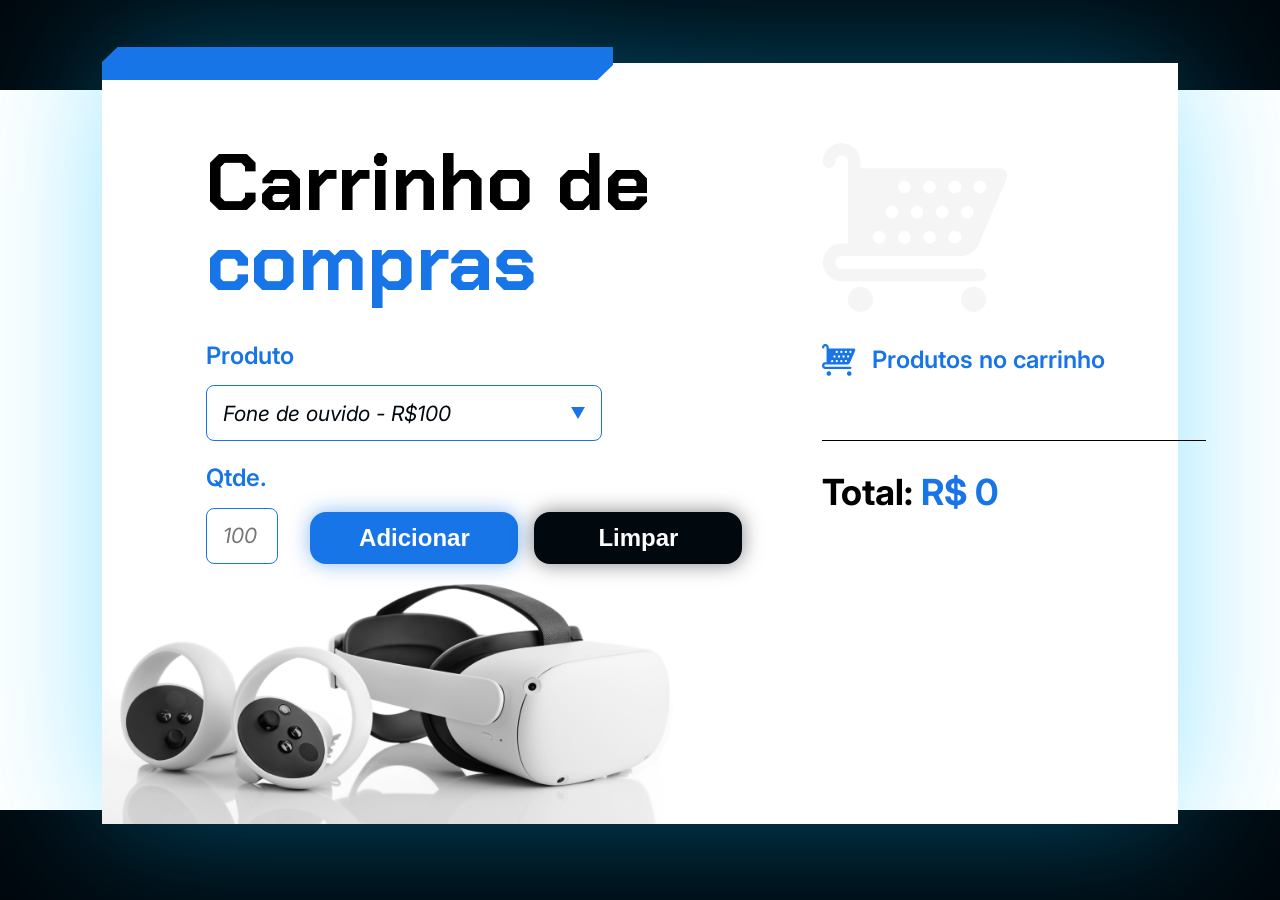
<file: carrinho-compras/index.html>
<!DOCTYPE html>
<html lang="en">

<head>
  <meta charset="UTF-8">
  <meta name="viewport" content="width=device-width, initial-scale=1.0">

  <link rel="preconnect" href="https://fonts.googleapis.com">
  <link rel="preconnect" href="https://fonts.gstatic.com" crossorigin>
  <link href="https://fonts.googleapis.com/css2?family=Chakra+Petch:wght@700&family=Inter:wght@400;600;700&display=swap"
    rel="stylesheet">
  <link rel="stylesheet" href="style.css">

  <title>Carrinho de compras</title>
</head>

<body>
  <main class="conteudo-principal">
    <div class="grafismo-azul"></div>
    <section class="adicionar-produto">
      <h1 class="titulo">
        Carrinho de <span class="texto-azul">compras</span>
      </h1>

      <form class="formulario">
        <label class="campo-grupo">
          <span class="texto-medio-azul">Produto</span>
          <select class="produto-input" name="produto" id="produto">
            <option value="Fone de ouvido - R$100">Fone de ouvido - R$100</option>
            <option value="Celular - R$1400">Celular - R$1400</option>
            <option value="Oculus VR - R$5000">Oculus VR - R$5000</option>
          </select>
          </div>
        </label>

        <section class="parte-inferior">
          <label class="campo-grupo">
            <span class="texto-medio-azul">Qtde.</span>
            <input class="quantidade-input" id="quantidade" type="number" placeholder="100">
          </label>

          <section class="botoes-wrapper">
            <button onclick="adicionar()" type="button" class="botao-form botao-adicionar">Adicionar</button>
            <button onclick="limpar()" type="button" class="botao-form botao-limpar">Limpar</button>
          </section>
        </section>
      </form>
    </section>
    <section class="carrinho">
      <img src="./assets/carrinho-cinza.svg" alt="Imagem de um carrinho de compras cinza">

      <div class="titulo-wrapper">
        <img src="./assets/icone-carrinho.svg" alt="ícone de carrinho">

        <h2 class="carrinho__titulo">Produtos no carrinho</h2>
      </div>

      <section class="carrinho__produtos" id="lista-produtos">
        <section class="carrinho__produtos__produto">
          <span class="texto-azul">1x</span> Celular <span class="texto-azul">R$1400</span>
        </section>
      </section>

      <div class="divisoria"></div>

      <p class="carrinho__total">
        Total: <span class="texto-azul" id="valor-total">R$1400</span>
      </p>
    </section>
  </main>

  <script src="js/app.js"></script>
</body>

</html>
</file>
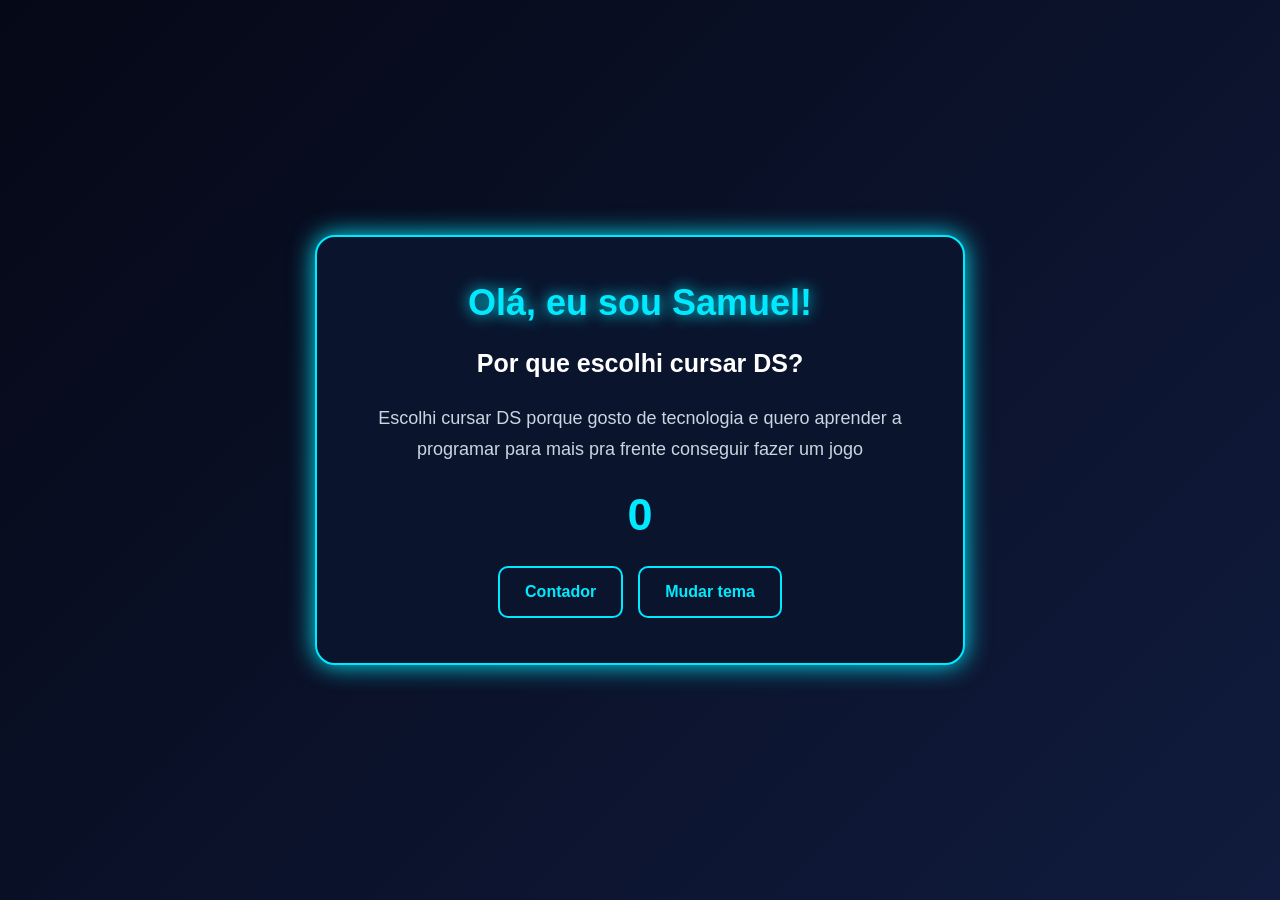
<file: desafiopg.html/index.html>
<!DOCTYPE html>
<html lang="pt-br">
<head>
    <meta charset="UTF-8">
    <meta name="viewport" content="width=device-width, initial-scale=1.0">
    <title>Samuel - DS</title>
    <link rel="stylesheet" href="style.css">
</head>
<body>

    <div class="container">

        <h1>Olá, eu sou Samuel!</h1>

        <h2>Por que escolhi cursar DS?</h2>

        <p>
            Escolhi cursar DS porque
            gosto de tecnologia e quero aprender a programar
            para mais pra frente conseguir fazer um jogo
        </p>

        <h2 id="contador">0</h2>

        <div class="botoes">
            <button onclick="aumentar()">
                Contador 
            </button>

            <button onclick="mudarTema()">
                Mudar tema
            </button>
        </div>

    </div>

    <script src="script.js"></script>
</body>
</html>
</file>
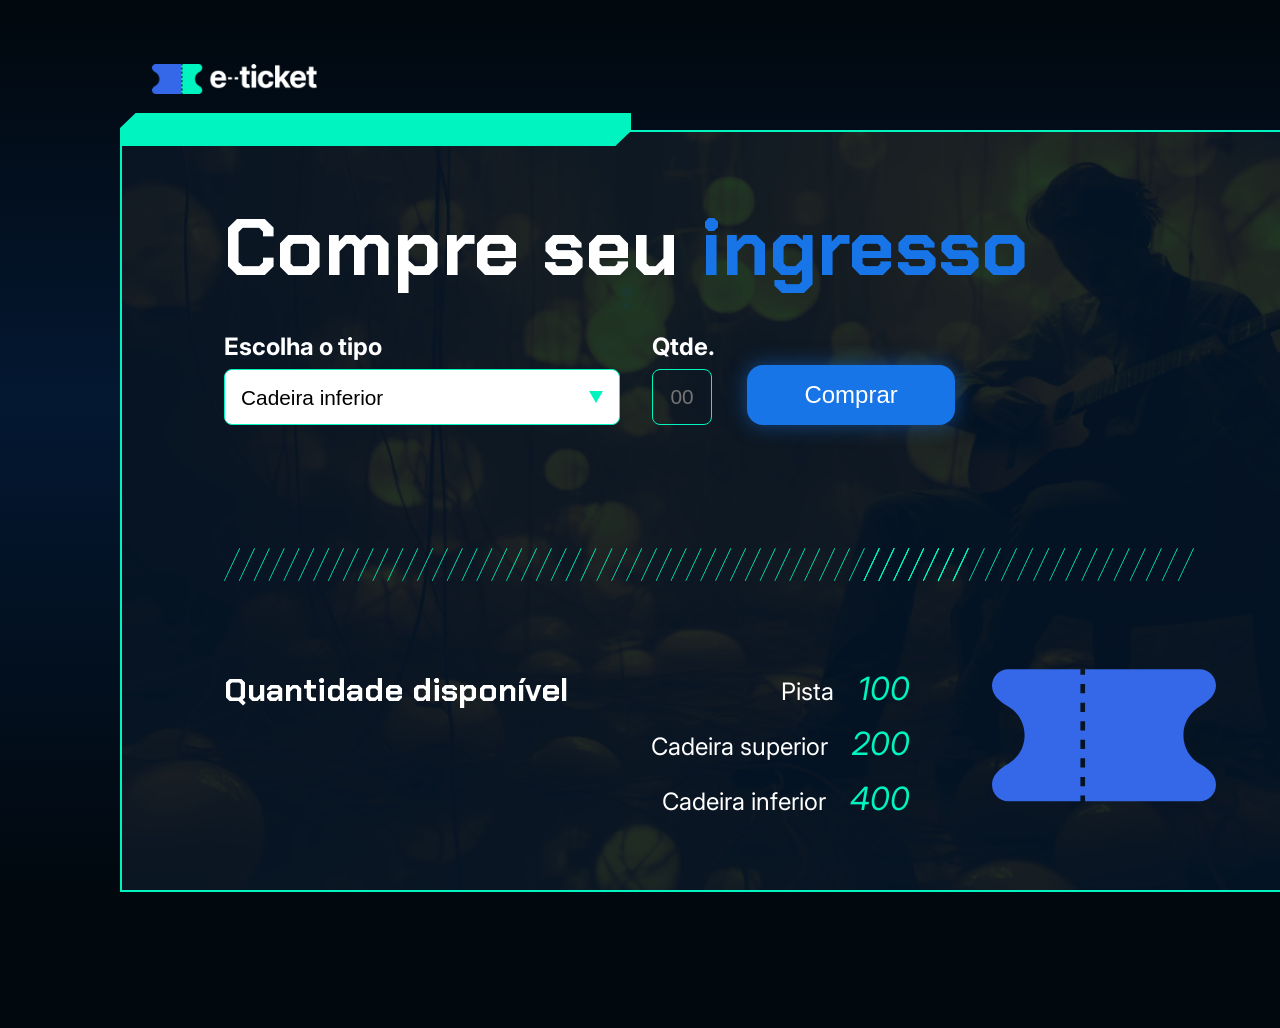
<file: ingresso/index.html>
<!DOCTYPE html>
<html lang="pt-BR">

<head>
    <meta charset="UTF-8">
    <meta name="viewport" content="width=device-width, initial-scale=1.0">
    <link rel="preconnect" href="https://fonts.googleapis.com">
    <link rel="preconnect" href="https://fonts.gstatic.com" crossorigin>
    <link href="https://fonts.googleapis.com/css2?family=Chakra+Petch:wght@700&family=Inter:wght@400;700&display=swap" rel="stylesheet">
    <link rel="stylesheet" href="./styles/_reset.css">
    <link rel="stylesheet" href="./styles/style.css">
    <title>e-Ticket</title>
</head>

<body>
    <header>
        <img class="logo" src="./assets/PNG/Logo e-tricket.png" alt="Logo">
    </header>
    <main class="container">

        <div class="grafismo"></div>
        <h1>Compre seu <span>ingresso</span></h1>
        <form action="">
            <label class="input-group">
                Escolha o tipo
                <select name="tipo-ingresso" id="tipo-ingresso">
                    <option value="inferior">Cadeira inferior</option>
                    <option value="superior">Cadeira superior</option>
                    <option value="pista">Pista</option>
                </select>
            </label>
            <label class="input-group">Qtde.
                <input type="number" id="qtd" placeholder="00" min="1" max="10">
            </label>
            <button onclick="comprar()" type="button">Comprar</button>
        </form>
        <img class="hachuras" src="./assets/SVG/Hachuras.svg" alt="">
        <section>
            <h2>Quantidade disponível</h2>

            <ul class="lista">
                <li>Pista<span id="qtd-pista">100</span></li>
                <li>Cadeira superior<span id="qtd-superior">200</span></li>
                <li>Cadeira inferior<span id="qtd-inferior">400</span></li>
                
            </ul>
            <img src="./assets/Ingresso.svg" alt="">
        </section>
    </main>

    <script src="js/app.js"></script>
</body>

</html>
</file>
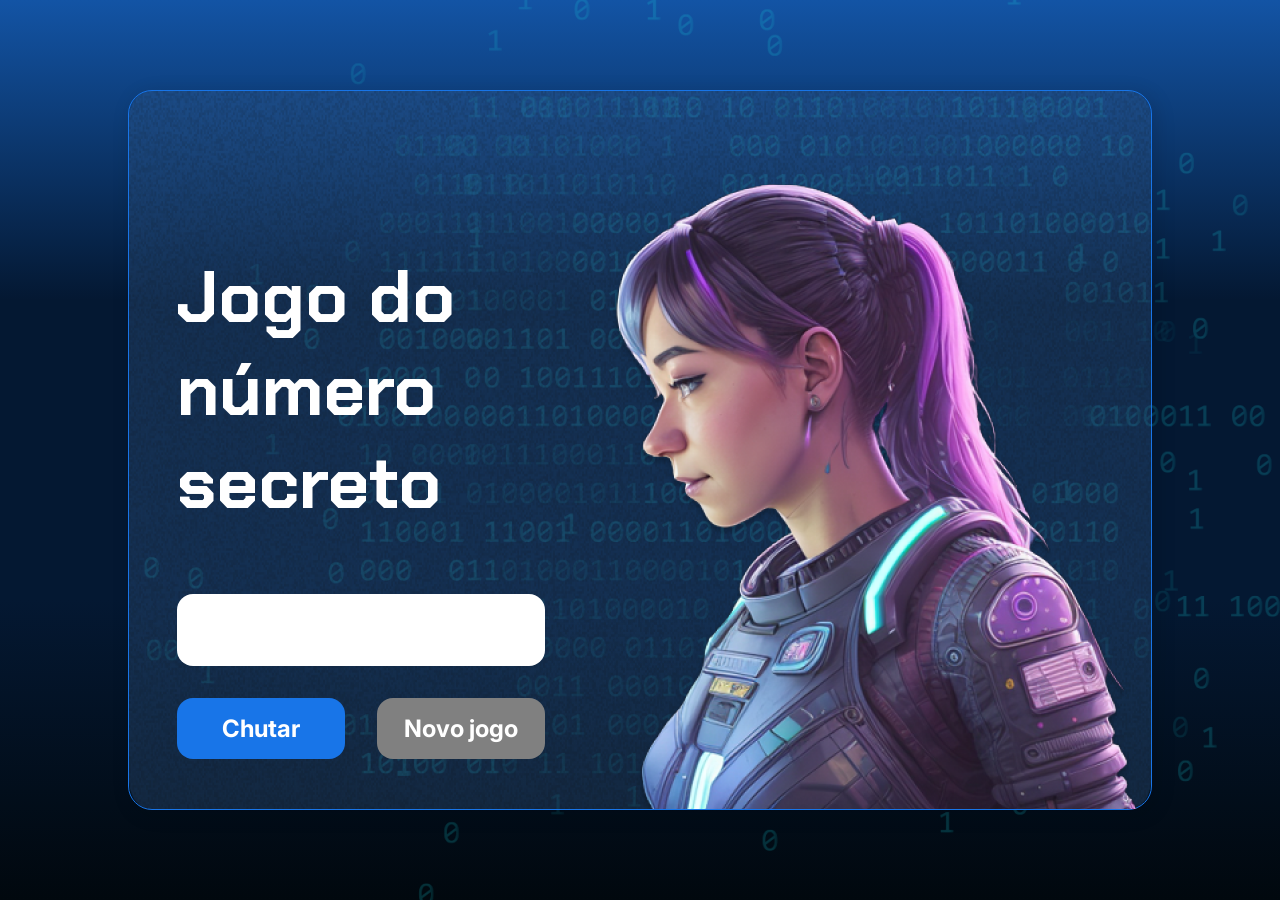
<file: js-curso-2-aula1/index.html>
<!DOCTYPE html>
<html lang="pt-br">

<head>
    <meta charset="UTF-8">
    <meta name="viewport" content="width=device-width, initial-scale=1.0">
    <script src="https://code.responsivevoice.org/responsivevoice.js"></script>
    <link rel="preconnect" href="https://fonts.googleapis.com">
    <link rel="preconnect" href="https://fonts.gstatic.com" crossorigin>
    <link href="https://fonts.googleapis.com/css2?family=Chakra+Petch:wght@700&family=Inter:wght@400;700&display=swap"
        rel="stylesheet">
    <link rel="stylesheet" href="style.css">
    <title>JS Game</title>
</head>

<body>

    <div class="container">
        <div class="container__conteudo">
            <div class="container__informacoes">
                <div class="container__texto">
                    <h1></h1>
                    <p class="texto__paragrafo"></p>
                </div>
                <input type="number" min="1" max="10" class="container__input">
                <div class="chute container__botoes">
                    <button onclick="verificarChute()" class="container__botao">Chutar</button>
                    <button onclick="reiniciarJogo()" id="reiniciar" class="container__botao" disabled>Novo jogo</button>
                </div>
            </div>
            <img src="./img/ia.png" alt="Uma pessoa olhando para a esquerda" class="container__imagem-pessoa" />
        </div>
    </div>




    <script src="app.js" defer></script>
</body>

</html>
</file>
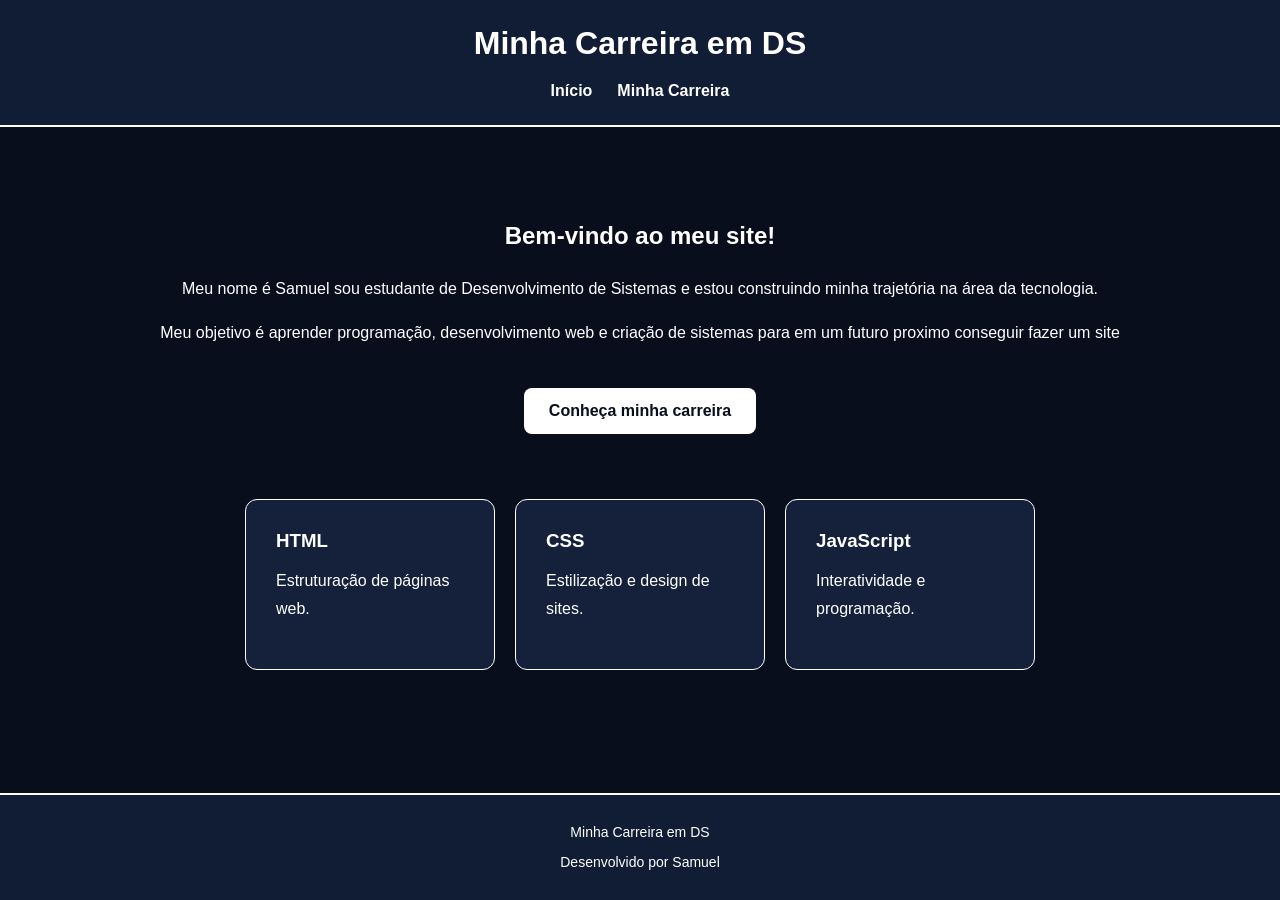
<file: meu_site_carreira/index.html>
<!DOCTYPE html>
<html lang="pt-br">
<head>
    <meta charset="UTF-8">
    <meta name="viewport" content="width=device-width, initial-scale=1.0">
    <title>Minha Carreira em DS</title>
    <link rel="stylesheet" href="style.css">
</head>
<body>

<header>
    <h1>Minha Carreira em DS</h1>
    <nav>
        <a href="index.html">Início</a>
        <a href="carreira.html">Minha Carreira</a>
    </nav>
</header>

<main>
    <section class="conteudo">
        <h2>Bem-vindo ao meu site!</h2>

        <p>
            Meu nome é Samuel sou estudante de Desenvolvimento de Sistemas
            e estou construindo minha trajetória na
            área da tecnologia.
        </p>

        <p>
            Meu objetivo é aprender programação,
            desenvolvimento web e criação de sistemas
            para em um futuro proximo conseguir fazer um site
        </p>

        <a href="carreira.html" class="botao">
            Conheça minha carreira
        </a>
    </section>

    <section class="cards">
        <div class="card">
            <h3>HTML</h3>
            <p>Estruturação de páginas web.</p>
        </div>

        <div class="card">
            <h3>CSS</h3>
            <p>Estilização e design de sites.</p>
        </div>

        <div class="card">
            <h3>JavaScript</h3>
            <p>Interatividade e programação.</p>
        </div>
    </section>
</main>

<footer>
    <p>Minha Carreira em DS</p>
    <p>Desenvolvido por Samuel</p>
</footer>

</body>
</html>
</file>
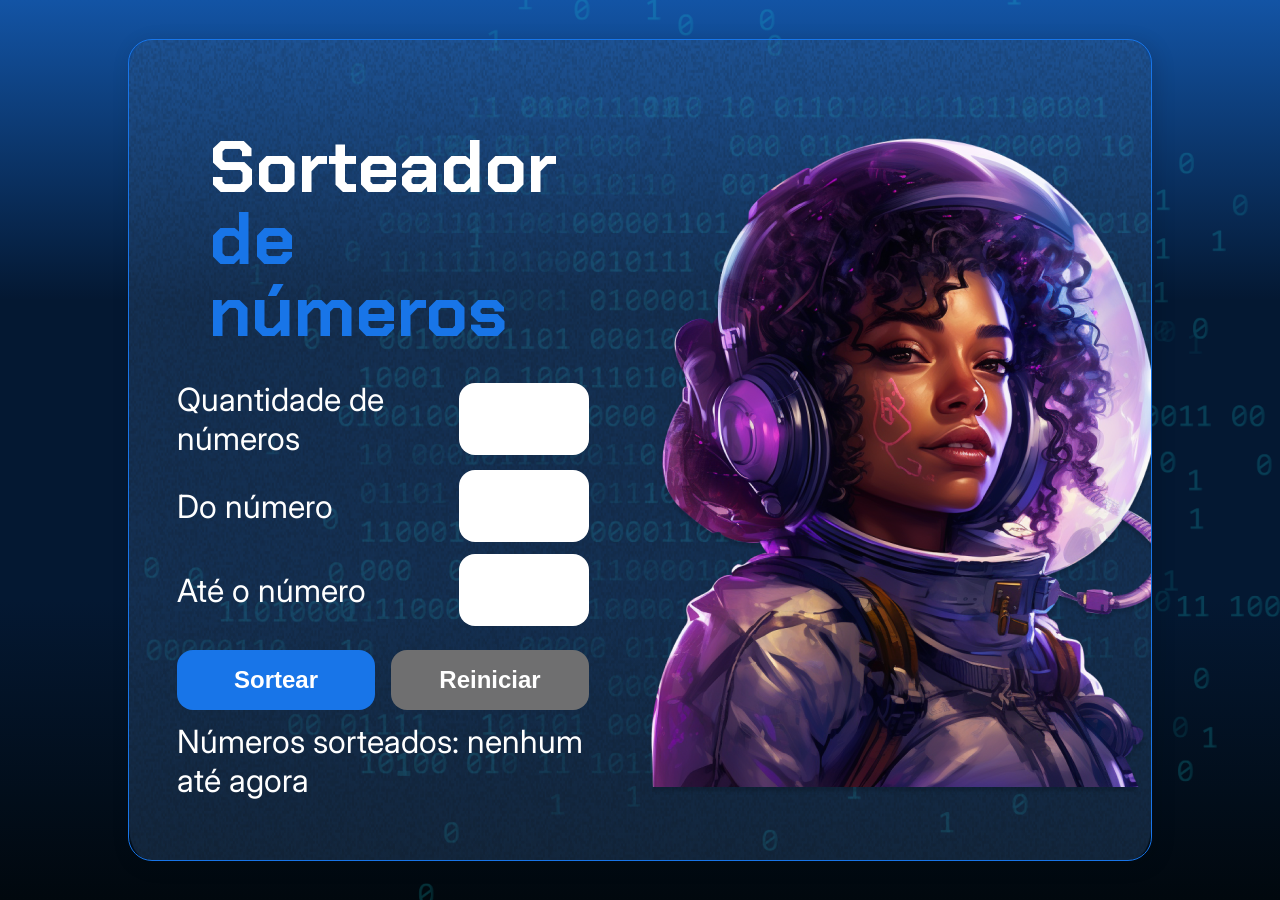
<file: sorteador-numeros/index.html>
<!DOCTYPE html>
<html lang="pt-br">

<head>
    <meta charset="UTF-8">
    <meta name="viewport" content="width=device-width, initial-scale=1.0">
    <link rel="preconnect" href="https://fonts.googleapis.com">
    <link rel="preconnect" href="https://fonts.gstatic.com" crossorigin>
    <link href="https://fonts.googleapis.com/css2?family=Chakra+Petch:wght@700&family=Inter:wght@400;700&display=swap" rel="stylesheet">
    <link rel="stylesheet" href="style.css">
    <title>Sorteador de números</title>
</head>

<body>
    <div class="container">
        <div class="container__conteudo">
            <div class="container__informacoes">
                <div class="container__texto">
                    <h1>Sorteador<span class="container__texto-azul"> de números</span></h1>

                    <div class="container__campo">
                        <label class="texto__paragrafo">Quantidade de números</label>
                        <input class="container__input" id="quantidade" type="number" min="1">
                    </div>
                    
                    <div class="container__campo">
                        <label class="texto__paragrafo">Do número</label>
                        <input class="container__input" id="de" type="number" min="1">
                    </div>
                    
                    <div class="container__campo">
                        <label class="texto__paragrafo">Até o número</label>
                        <input class="container__input" id="ate" type="number" min="1">
                    </div>
                </div>
                
                <div class="chute container__botoes">
                    <button onclick="sortear()" id="btn-sortear" class="container__botao">Sortear</button>
                    <button onclick="reiniciar()" id="btn-reiniciar" class="container__botao-desabilitado" >Reiniciar</button>
                </div>

                <div class="container__texto" id="resultado">
                    <label class="texto__paragrafo">Números sorteados:  nenhum até agora</label>
                </div>
            </div>

            <img src="./img/ia.png" alt="Uma pessoa com capacete de astronauta" class="container__imagem-pessoa" />
        </div>
    </div>

    <script src="app.js" defer></script>
</body>

</html>
</file>
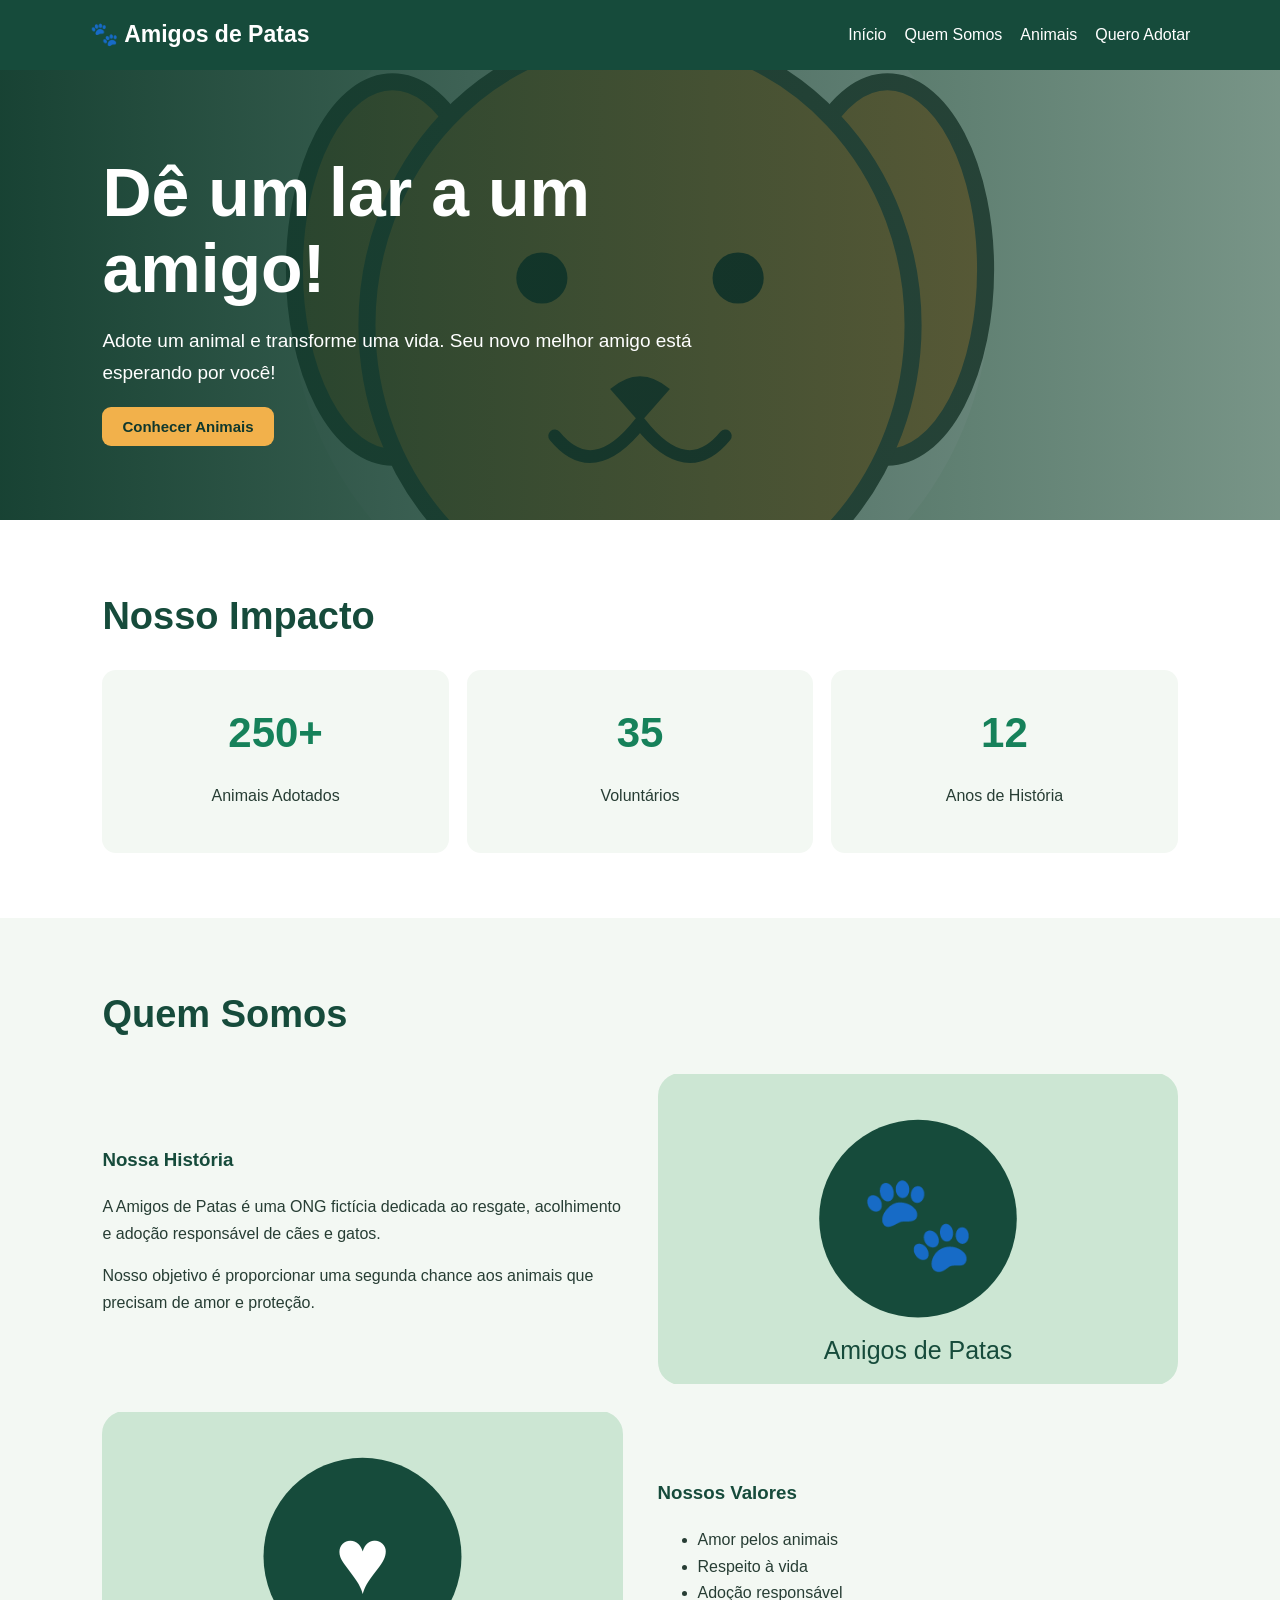
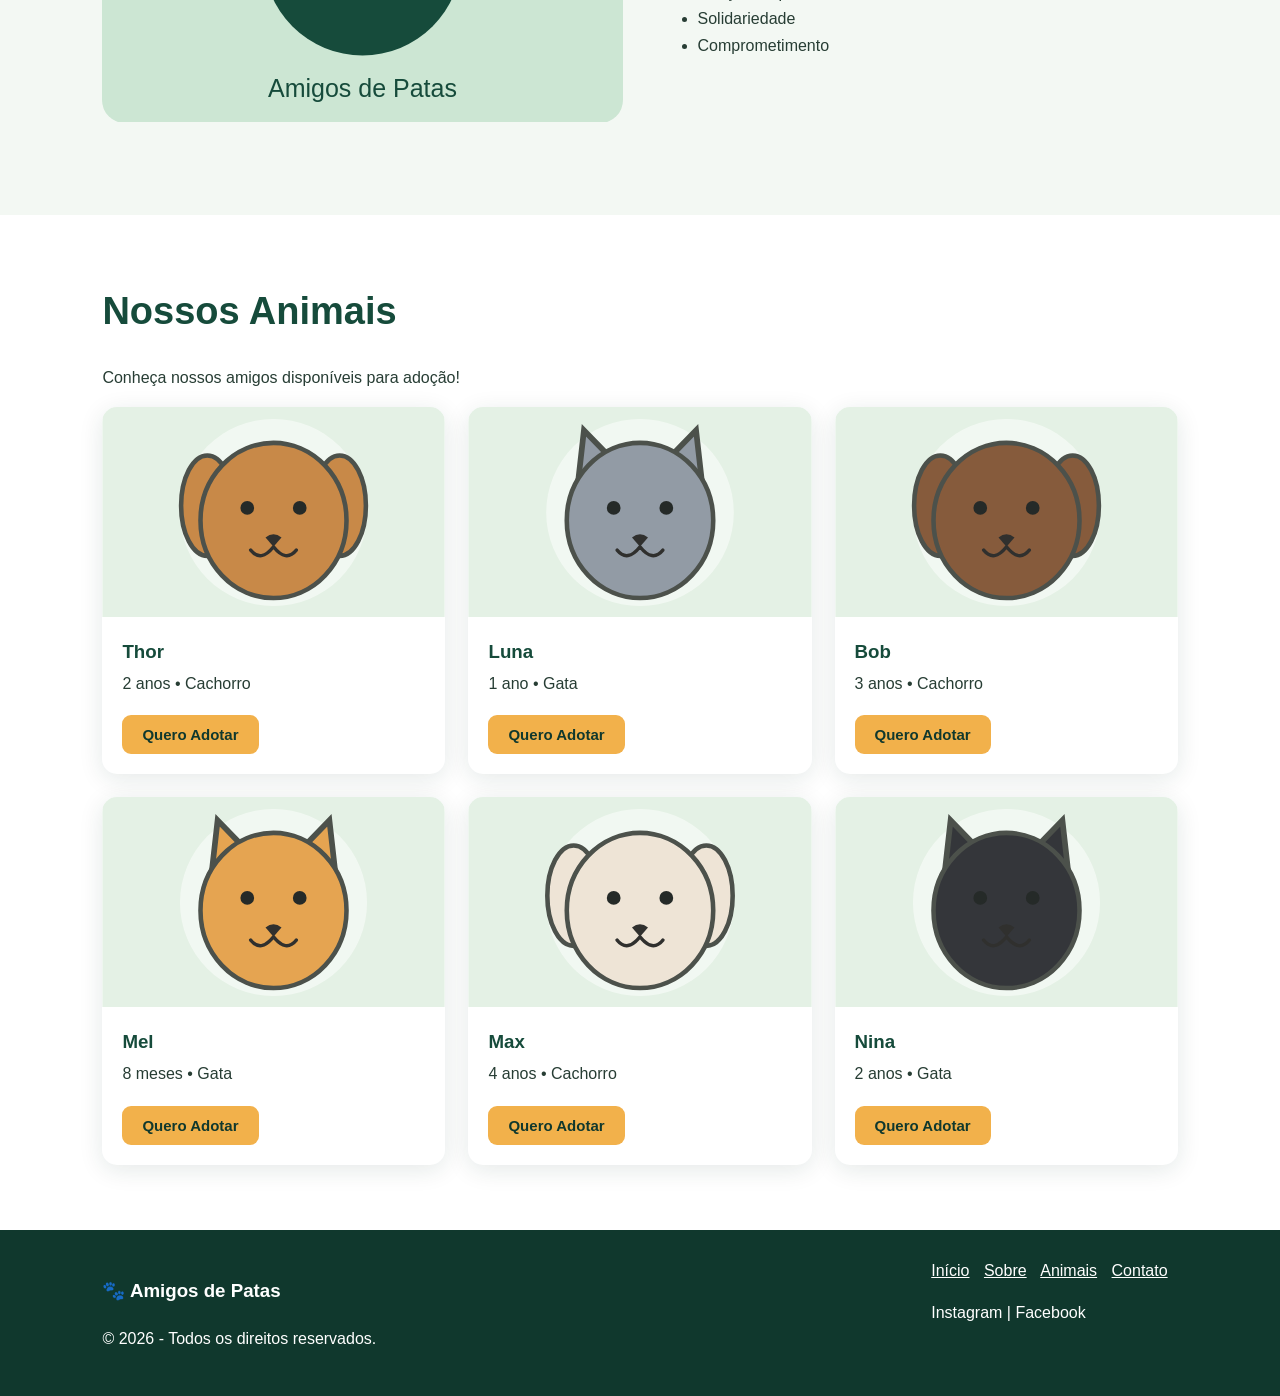
<file: ong_duas_paginas/ong_duas_paginas/index.html>
<!DOCTYPE html>
<html lang="pt-BR">
<head>
    <meta charset="UTF-8">
    <meta name="viewport" content="width=device-width, initial-scale=1.0">
    <title>Amigos de Patas</title>
    <link rel="stylesheet" href="css/style.css">
</head>
<body>

<header>
    <a href="#inicio" class="logo">🐾 Amigos de Patas</a>

    <nav>
        <a href="#inicio">Início</a>
        <a href="#sobre">Quem Somos</a>
        <a href="#animais">Animais</a>
        <a href="contato.html">Quero Adotar</a>
    </nav>
</header>

<main>

<section class="hero" id="inicio">
    <div>
        <h1>Dê um lar a um amigo!</h1>

        <p>
            Adote um animal e transforme uma vida.
            Seu novo melhor amigo está esperando por você!
        </p>

        <a href="#animais" class="btn">
            Conhecer Animais
        </a>
    </div>
</section>

<section class="section">

    <h2>Nosso Impacto</h2>

    <div class="stats">

        <div>
            <strong>250+</strong>
            <p>Animais Adotados</p>
        </div>

        <div>
            <strong>35</strong>
            <p>Voluntários</p>
        </div>

        <div>
            <strong>12</strong>
            <p>Anos de História</p>
        </div>

    </div>

</section>

<section class="section tint" id="sobre">

    <h2>Quem Somos</h2>

    <div class="about">

        <div>
            <h3>Nossa História</h3>

            <p>
                A Amigos de Patas é uma ONG fictícia
                dedicada ao resgate, acolhimento e
                adoção responsável de cães e gatos.
            </p>

            <p>
                Nosso objetivo é proporcionar uma
                segunda chance aos animais que
                precisam de amor e proteção.
            </p>
        </div>

        <img src="img/equipe.svg" alt="Equipe da ONG">

    </div>

    <div class="about">

        <img src="img/acolhimento.svg" alt="Animais acolhidos">

        <div>
            <h3>Nossos Valores</h3>

            <ul>
                <li>Amor pelos animais</li>
                <li>Respeito à vida</li>
                <li>Adoção responsável</li>
                <li>Solidariedade</li>
                <li>Comprometimento</li>
            </ul>
        </div>

    </div>

</section>

<section class="section" id="animais">

    <h2>Nossos Animais</h2>

    <p>Conheça nossos amigos disponíveis para adoção!</p>

    <div class="cards">

        <article class="card">
            <img src="img/animal1.svg" alt="Thor">

            <div>
                <h3>Thor</h3>
                <p>2 anos • Cachorro</p>
                <a href="contato.html" class="btn">Quero Adotar</a>
            </div>
        </article>

        <article class="card">
            <img src="img/animal2.svg" alt="Luna">

            <div>
                <h3>Luna</h3>
                <p>1 ano • Gata</p>
                <a href="contato.html" class="btn">Quero Adotar</a>
            </div>
        </article>

        <article class="card">
            <img src="img/animal3.svg" alt="Bob">

            <div>
                <h3>Bob</h3>
                <p>3 anos • Cachorro</p>
                <a href="contato.html" class="btn">Quero Adotar</a>
            </div>
        </article>

        <article class="card">
            <img src="img/animal4.svg" alt="Mel">

            <div>
                <h3>Mel</h3>
                <p>8 meses • Gata</p>
                <a href="contato.html" class="btn">Quero Adotar</a>
            </div>
        </article>

        <article class="card">
            <img src="img/animal5.svg" alt="Max">

            <div>
                <h3>Max</h3>
                <p>4 anos • Cachorro</p>
                <a href="contato.html" class="btn">Quero Adotar</a>
            </div>
        </article>

        <article class="card">
            <img src="img/animal6.svg" alt="Nina">

            <div>
                <h3>Nina</h3>
                <p>2 anos • Gata</p>
                <a href="contato.html" class="btn">Quero Adotar</a>
            </div>
        </article>

    </div>

</section>

</main>

<footer>

    <div>
        <h3>🐾 Amigos de Patas</h3>
        <p>© 2026 - Todos os direitos reservados.</p>
    </div>

    <div>
        <a href="#inicio">Início</a>
        <a href="#sobre">Sobre</a>
        <a href="#animais">Animais</a>
        <a href="contato.html">Contato</a>

        <p>Instagram | Facebook</p>
    </div>

</footer>

</body>
</html>
</file>
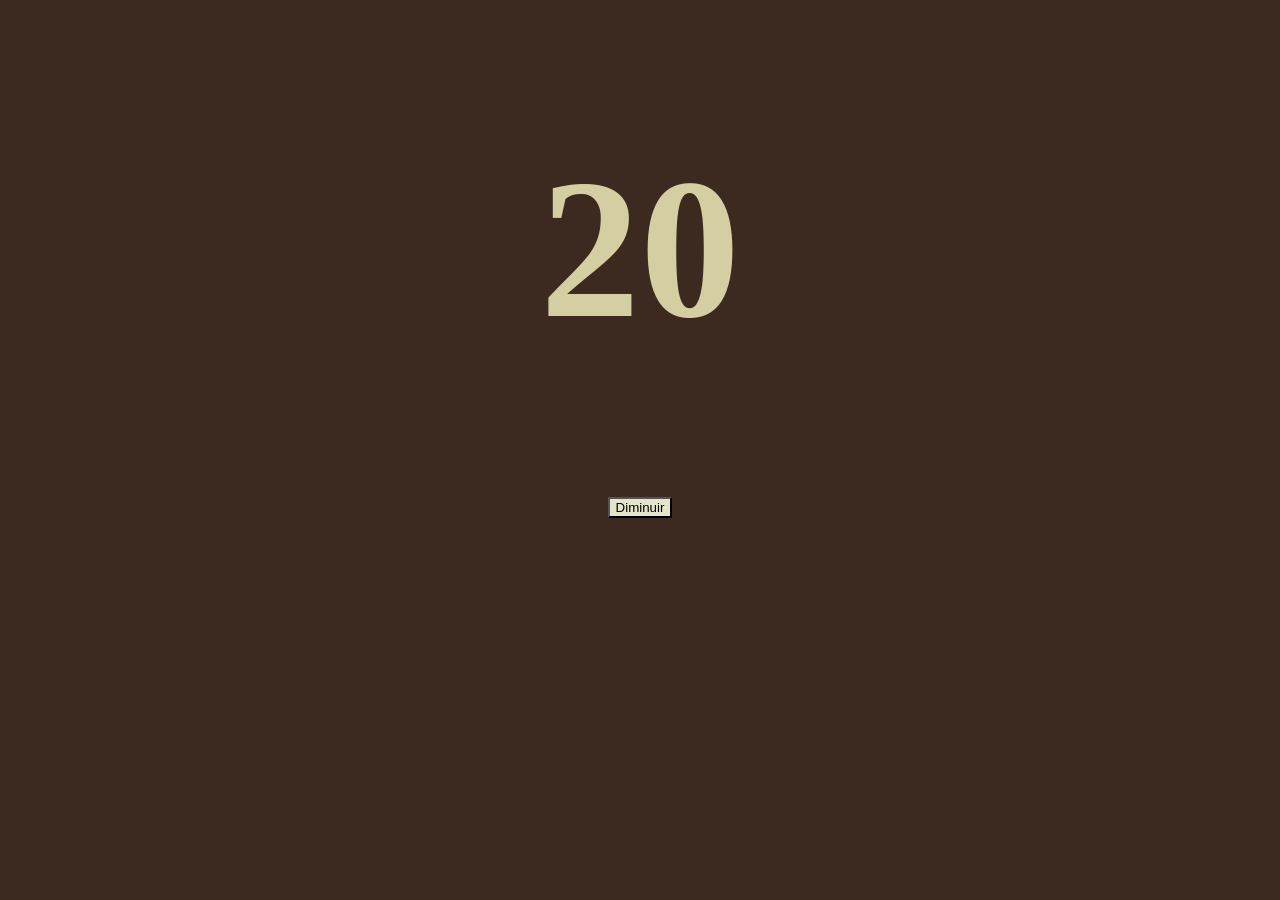
<file: samuel.desafios/Botao 20a0/index.html>
<!DOCTYPE html>
<html lang="pt-br">
<head>
    <meta charset="UTF-8">
    <meta name="viewport" content="width=device-width, initial-scale=1.0">
    <title>Botão de 20 a 0</title>
    <link rel="stylesheet" href="style.css">
</head>
<body>

    <h1 id="contador">20</h1>

    <button id="meubotao"> Diminuir </button>

    <script src="botao.js"></script>
    
</body>
</html>
</file>
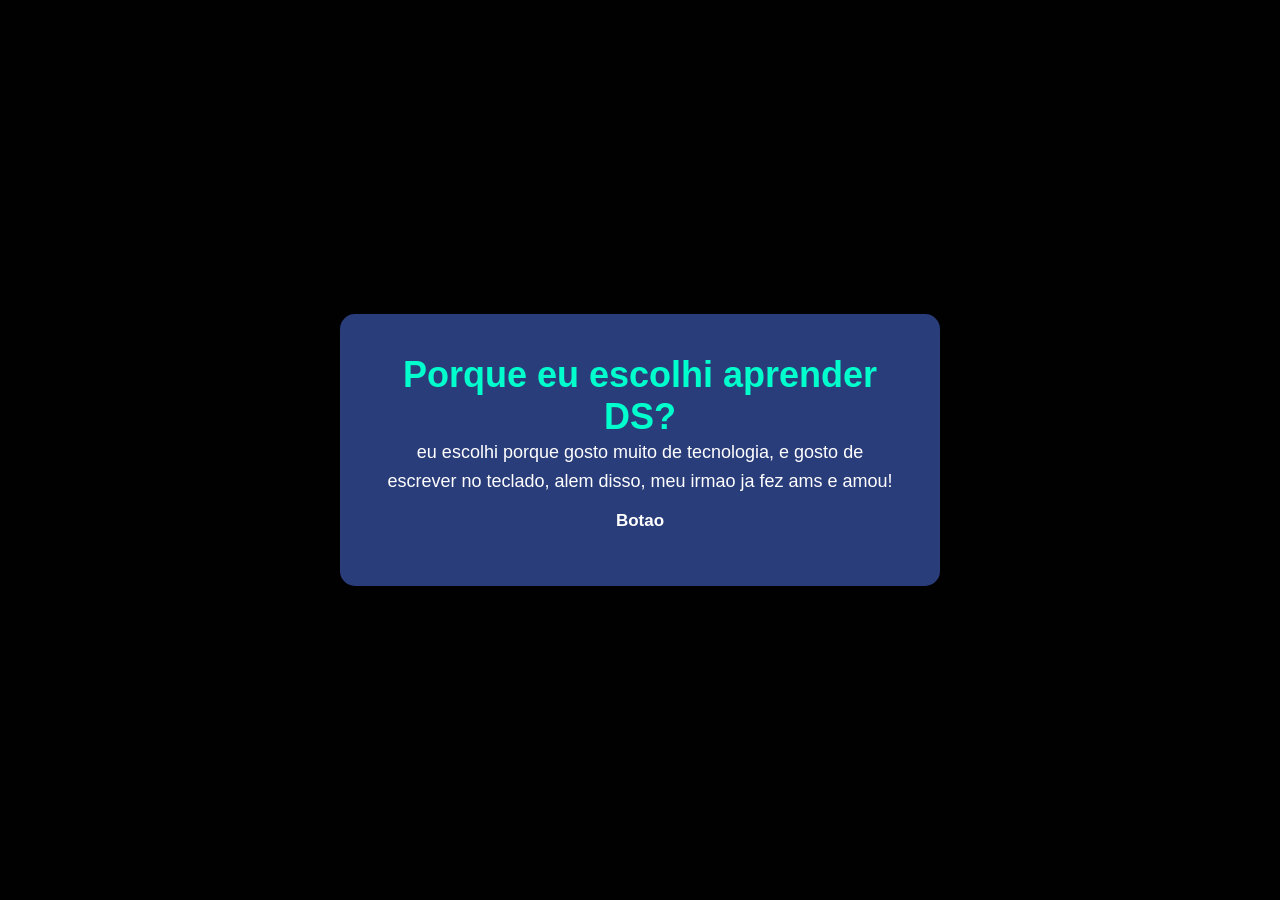
<file: vitor desafios/desafio html barcelona/index.html>
<!DOCTYPE html>
<html lang="pt-br">
<head>
    <meta charset="UTF-8">
    <meta name="viewport" content="width=device-width, initial-scale=1.0"> 
    <link rel="stylesheet" href="style.css">
    <title>Victor de barros</title>
</head>
  <body>
    <div class="container">
      </nav>
       </header>
        <main class="apresentacao__conteudo">
            <section class="apresentacao__conteudo">
            <h1 class="apresentacao__conteudo__titulo">Porque eu escolhi aprender DS?<strong class="titulo-destaque"></strong> </h1>
            <p class="apresentacao__conteudo__texto">eu escolhi porque gosto muito de tecnologia, e gosto de escrever no teclado, alem disso, meu irmao ja fez ams e amou!</p>
            <a class="cabecalho__menu__link" href="index.html"></a>
             <button anclick="mudarCor()">
             Botao
               </button>
        
           </section>
  
       
              </main>       
          </footer>
       </div>
  </body>
</html>
</file>
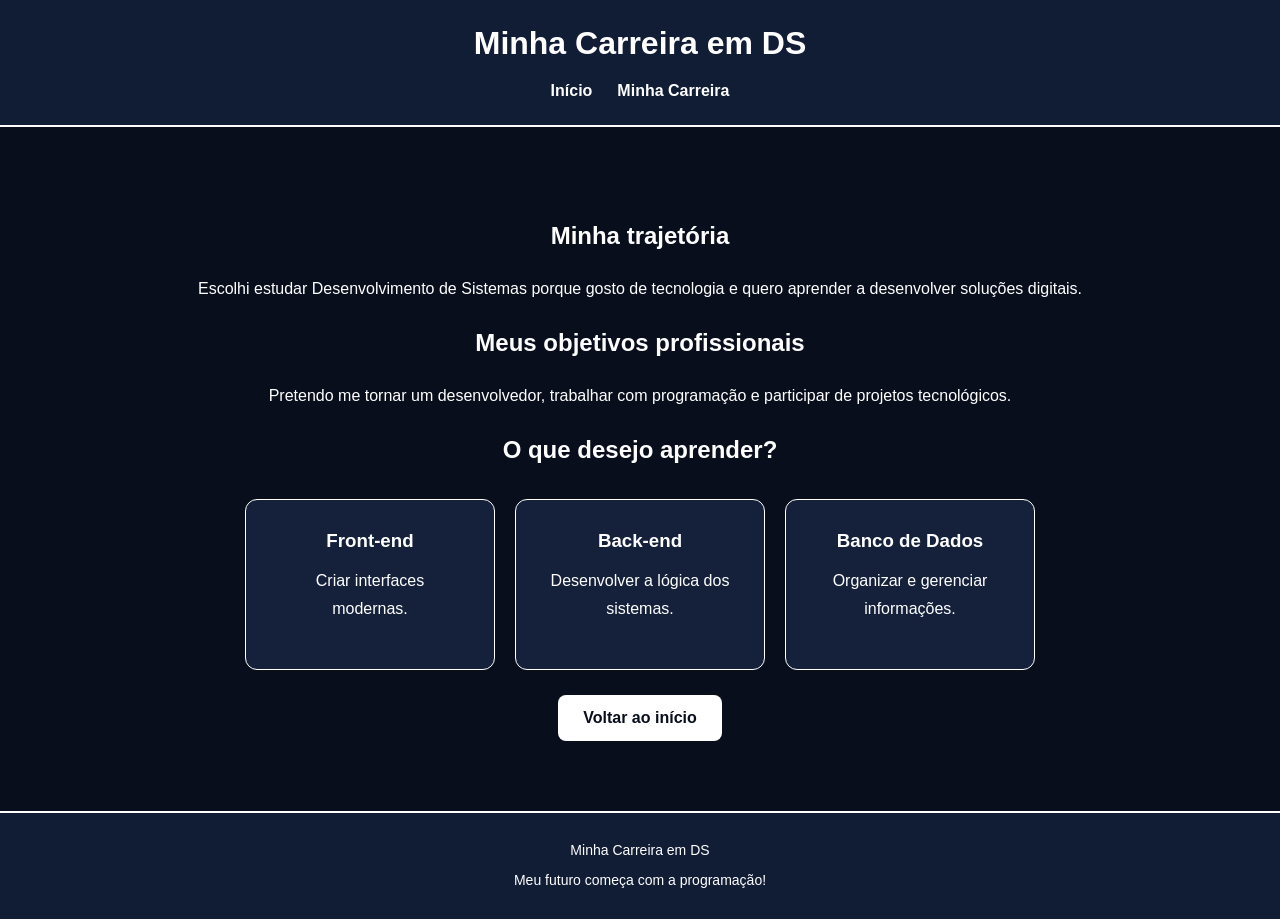
<file: meu_site_carreira/carreira.html>
<!DOCTYPE html>
<html lang="pt-br">
<head>
    <meta charset="UTF-8">
    <meta name="viewport" content="width=device-width, initial-scale=1.0">
    <title>Minha Carreira</title>
    <link rel="stylesheet" href="style.css">
</head>
<body>

<header>
    <h1>Minha Carreira em DS</h1>

    <nav>
        <a href="index.html">Início</a>
        <a href="carreira.html">Minha Carreira</a>
    </nav>
</header>

<main>
    <section class="conteudo">
        <h2>Minha trajetória</h2>

        <p>
            Escolhi estudar Desenvolvimento de Sistemas
            porque gosto de tecnologia e quero aprender
            a desenvolver soluções digitais.
        </p>

        <h2>Meus objetivos profissionais</h2>

        <p>
            Pretendo me tornar um desenvolvedor,
            trabalhar com programação e participar
            de projetos tecnológicos.
        </p>

        <h2>O que desejo aprender?</h2>

        <div class="cards">

            <div class="card">
                <h3>Front-end</h3>
                <p>Criar interfaces modernas.</p>
            </div>

            <div class="card">
                <h3>Back-end</h3>
                <p>Desenvolver a lógica dos sistemas.</p>
            </div>

            <div class="card">
                <h3>Banco de Dados</h3>
                <p>Organizar e gerenciar informações.</p>
            </div>

        </div>

        <a href="index.html" class="botao">
            Voltar ao início
        </a>
    </section>
</main>

<footer>
    <p>Minha Carreira em DS</p>
    <p>Meu futuro começa com a programação!</p>
</footer>

</body>
</html>
</file>
<file: carrinho-compras/style.css>
* {
  margin: 0;
  padding: 0;
  box-sizing: border-box;
}

body {
  min-height: 100vh;
  height: auto;
  background: linear-gradient(to bottom,
      #01080E 10%,
      #FFF 10%,
      #FFF 90%,
      #01080E 90%);
  padding: 7vh 8vw 5vh;
  font-family: 'Inter', sans-serif;
  font-size: 16px;
}

button {
  background: inherit;
  color: inherit;
  border: 0;
}

select {
  appearance: none;
}

input[type="number"]::-webkit-outer-spin-button,
input[type="number"]::-webkit-inner-spin-button {
    -webkit-appearance: none;
    margin: 0;
}

input[type="number"] {
    appearance: textfield;
}

.texto-medio-azul {
  color: var(--Light-Blue, #1875E8);
  font-size: 1.5rem;
  font-style: normal;
  font-weight: 600;
  line-height: 110%; /* 1.65rem */
}

.conteudo-principal {
  filter: drop-shadow(0px 0px 70px rgba(2, 189, 255, 0.40));
  min-height: 100%;
  padding: 5rem 6.5rem;
  
  display: grid;
  grid-template-columns: 1.375fr 1fr;
  column-gap: 5rem;

  background: white url('./assets/oculos.png') no-repeat bottom left;
  background-size: auto 40%;

  position: relative;
  background-position: left bottom -40px;
}

.grafismo-azul {
  position: absolute;
  width: 31.9375rem;
  height: 2.0625rem;
  background-image: url('./assets/grafismo-azul.svg');
  top: -1rem;
}

.titulo {
  font-family: 'Chakra Petch', sans-serif;
  font-size: 5rem;
  font-style: normal;
  font-weight: 700;
  line-height: 100%;
  margin-bottom: 2.5rem;
}

.texto-azul {
  color: #1875E8;
}

.formulario {
  display: flex;
  flex-direction: column;
  align-items: flex-start;
  gap: 1.5rem;
}

.formulario .campo-grupo {
  display: flex;
  flex-direction: column;
  align-items: flex-start;
  gap: 1rem;
}

.produto-input {
  width: 24.75rem;
  height: 3.5rem;
  padding: 1rem;
  border-radius: 0.5rem;
  border: 1px solid var(--Light-Blue, #1875E8);

  color: var(--Void, #01080E);
  font-family: Inter;
  font-size: 1.3125rem;
  font-style: italic;
  font-weight: 400;
  line-height: 110%;
  
  background: url('./assets/arrow-down.svg') no-repeat right 1rem top 50%;
}

.dropdown {
  width: 3.375rem;
  height: 3.5rem;
  padding: 1rem;
  justify-content: center;
  align-items: center;
  gap: 0.625rem;
  border-radius: 0rem 0.5rem 0.5rem 0rem;
  border: 1px solid var(--Light-Blue, #1875E8);
  cursor: pointer;
}

.formulario > .parte-inferior {
  display: flex;
  align-items: flex-end;
  gap: 2rem;
}

.quantidade-input {
  display: flex;
  height: 3.5rem;
  padding: 1rem;
  width: 4.5rem;
  border-radius: 0.5rem;
  border: 1px solid var(--Light-Blue, #1875E8);

  color: var(--Void, #01080E);
  font-family: Inter;
  font-size: 1.3125rem;
  font-style: italic;
  font-weight: 400;
  line-height: 110%;
}

.botoes-wrapper {
  display: flex;
  align-items: flex-end;
  gap: 1rem;
}

.botao-form {
  display: flex;
  flex-direction: column;
  justify-content: center;
  align-items: center;
  width: 13rem;
  height: 3.25rem;
  padding: 1rem 1.5rem;
  gap: 0.625rem;
  border-radius: 1rem;
  cursor: pointer;
}

.botao-adicionar {
  background: var(--Light-Blue, #1875E8);
  box-shadow: 0px 0px 20px 0px rgba(24, 117, 232, 0.50);

  color: var(--Branco, #FFF);
  font-size: 1.5rem;
  font-weight: 700;
  line-height: normal;
}

.botao-limpar {
  border-radius: 1rem;
  background: var(--Void, #01080E);
  box-shadow: 0px 0px 20px 0px rgba(1, 8, 14, 0.50);

  color: var(--Branco, #FFF);
  font-size: 1.5rem;
  font-weight: 700;
  line-height: normal;
}

.carrinho {
  display: flex;
  width: 24rem;
  flex-direction: column;
  align-items: flex-start;
  gap: 2rem;
}

.titulo-wrapper {
  display: flex;
  align-items: center;
  gap: 1rem;
}

.carrinho__titulo {
  color: var(--Light-Blue, #1875E8);
  font-family: Inter;
  font-size: 1.5rem;
  font-style: normal;
  font-weight: 600;
  line-height: 110%; /* 1.65rem */
}

.carrinho__produtos {
  display: flex;
  flex-direction: column;
  align-items: flex-start;
  gap: 1rem;
}

.carrinho__produtos__produto {
  font-size: 1.3125rem;
  font-style: italic;
  font-weight: 400;
  line-height: 110%; /* 1.44375rem */
}

.divisoria {
  width: 24rem;
  height: 0.0625rem;
  background: #000;
}

.carrinho__total {
  font-size: 2.25rem;
  font-weight: 700;
  line-height: 110%; /* 2.475rem */
}

.adicionar-produto {
  padding-bottom: 180px;
}
</file>
<file: desafiopg.html/style.css>
* {
    margin: 0;
    padding: 0;
    box-sizing: border-box;
}

body {
    min-height: 100vh;
    background: linear-gradient(135deg, #050816, #101b3d);
    color: white;
    font-family: Arial, Helvetica, sans-serif, sans-serif;

    display: flex;
    justify-content: center;
    align-items: center;
    padding: 20px;

    transition: 0.4s;
}

.container {
    display: flex;
    flex-direction: column;
    justify-content: center;
    align-items: center;
    text-align: center;
    gap: 25px;

    width: 100%;
    max-width: 650px;
    padding: 45px 35px;

    background: #0a142d;
    border: 2px solid #00eaff;
    border-radius: 20px;
    box-shadow: 0 0 25px #00eaff;

    transition: 0.4s;
    animation: aparecer 1s ease;
}

h1 {
    color: #00eaff;
    font-size: 36px;
    text-shadow: 0 0 15px #00eaff;
}

h2 {
    font-size: 25px;
}

p {
    font-size: 18px;
    line-height: 1.7;
    color: #cbd5e1;
}

#contador {
    font-size: 45px;
    color: #00eaff;
}


.botoes {
    display: flex;
    justify-content: center;
    gap: 15px;
    width: 100%;
}

button {
    padding: 15px 25px;
    background: transparent;
    color: #00eaff;
    border: 2px solid #00eaff;
    border-radius: 10px;
    cursor: pointer;
    font-size: 16px;
    font-weight: bold;
    transition: 0.3s;
}

button:hover {
    background: #00eaff;
    color: #050816;
    transform: scale(1.05);
}


body.claro {
    background: #e8f4ff;
    color: #101b3d;
}

body.claro .container {
    background: white;
    box-shadow: 0 0 20px #00aacc;
}

body.claro p {
    color: #333;
}


@keyframes aparecer {
    from {
        opacity: 0;
        transform: translateY(30px);
    }

    to {
        opacity: 1;
        transform: translateY(0);
    }
}


@media (max-width: 600px) {
    .container {
        padding: 30px 20px;
    }

    h1 {
        font-size: 28px;
    }

    .botoes button {
        flex: 1;
        padding: 12px 8px;
        font-size: 14px;
    }
}
</file>
<file: ingresso/styles/style.css>
body {
    width: 1440px;
    height: 100vh;
    background: linear-gradient(180deg, rgba(1, 8, 14, 1) 1%, rgba(4, 24, 50, 1) 39%, rgba(1, 8, 14, 1) 88%);
    margin: 5% auto;
    color: #fff;
}

header {
    width: 1200px;
    margin: 2rem auto;
}

header .logo {
    width: 196.8px;
    padding-left: 2rem;
}

main.container {
    width: 1200px;
    height: auto;
    border: 2px solid #00F4BF;
    margin: 0 auto;
    padding: 4.5rem 6.38rem;
    background-image: url('../assets/PNG/Imagem\ com\ borda.png');
    background-size: cover;
    position: relative;
}

main.container .grafismo {
    background: url('../assets/SVG/Grafismo\ verde.svg');
    width: 31.9375rem;
    height: 2.0625rem;
    position: absolute;
    top: -19px;
    left: -2px;
}

main.container h1 {
    font-family: 'Chakra Petch', sans-serif;
    font-size: 5rem;
    line-height: 110%;
}

main.container h1 span {
    color: #1875E8;
}

form {
    display: flex;
    align-items: flex-end;
    gap: 2rem;
    margin: 2.5rem 0;
}

form .input-group {
    display: flex;
    flex-direction: column;
    align-items: flex-start;
    gap: .5rem;

    font-family: 'Inter', sans-serif;
    font-weight: 700;
    font-size: 1.5rem;
}

form .input-group select,
form .input-group input {
    background: none;
    color: white;
    border: 1px solid #00F4BF;
    border-radius: .5rem;
    height: 3.5rem;
    padding: .5rem 1rem;
    font-size: 1.3rem;
}

form .input-group select {
    width: 24.75rem;
    appearance: none;
    background: url('../assets/PNG/Arrow\ down.png') no-repeat right 1rem top 50%;
    color: black;
    background-color: white;
}

form .input-group input {
    width: 60px;
}

form .input-group input::placeholder {
    text-align: center;
}

form button {
    color: white;
    font-size: 1.5rem;
    border: none;
    background-color: #1875E8;
    padding: 1rem 1.5rem;
    border-radius: 1rem;
    width: 13rem;
    box-shadow: 0px 0px 20px 0px rgba(24, 117, 232, 0.50);
    cursor: pointer;
}

.hachuras {
    margin: 5.19rem 0;
}

.container section {
    display: flex;
    justify-content: space-between;
    align-items: flex-start;
    align-self: stretch;
}

.container section h2 {
    font-size: 2rem;
}

.container section ul {
    display: flex;
    flex-direction: column;
    align-items: flex-end;
    gap: 1rem;

    font-size: 1.5rem;
    font-family: 'Inter', sans-serif;
    font-weight: 400;
}

.container section ul li span {
    color: #00F4BF;
    font-style: italic;
    font-size: 2rem;
    padding-left: 1.5rem;
}
</file>
<file: js-curso-2-aula1/style.css>
* {
    box-sizing: border-box;
    margin: 0;
    padding: 0;
    color: white;
}

body {
    background: linear-gradient(#1354A5 0%, #041832 33.33%, #041832 66.67%, #01080E 100%);
    height: 100vh;
    display: flex;
    align-items: center;
    justify-content: center;
}


body::before {
    background-image: url("img/code.png");
    background-repeat: no-repeat;
    background-position: right;
    content: "";
    display: block;
    position: absolute;
    width: 100%;
    height: 100%;
    opacity: 0.4;
}

.container {
    width: 80%;
    height: 80%;
    display: flex;
    align-items: center;
    justify-content: space-between;
    border-radius: 24px;
    border: 1px solid #1875E8;
    box-shadow: 4px 4px 20px 0px rgba(1, 8, 14, 0.15);
    background-image: url("img/Ruido.png");
    background-size: 100% 100%;
    position: relative;
}


.container__conteudo {
    display: flex;
    align-items: center;
    position: absolute;
    bottom: 0;
}

.container__informacoes {
    flex: 1;
    padding: 3rem;
}

.container__botao {
    border-radius: 16px;
    background: #1875E8;
    padding: 16px 24px;
    width: 100%;
    font-size: 24px;
    font-weight: 700;
    border: none;
    margin-top: 2rem;
}

.container__texto {
    margin: 16px 0 16px 0;
}

.container__texto-azul {
    color: #1875E8;
}

.container__input {
    width: 100%;
    height: 72px;
    border-radius: 16px;
    background-color: #FFF;
    border: none;
    color: #1875E8;
    padding: 2rem;
    font-size: 24px;
    font-weight: 700;
    font-family: 'Inter', sans-serif;
}

.container__botoes {
    display: flex;
    gap: 2em;
}

h1 {
    font-family: 'Chakra Petch', sans-serif;
    font-size: 72px;
    padding-bottom: 3rem;
}

p,
button {
    font-family: 'Inter', sans-serif;
}

.texto__paragrafo {
    font-size: 32px;
    font-weight: 400;
}

button:disabled {
    background-color: gray;
}

@media screen and (max-width: 1250px) {

    h1 {
        font-size: 50px;
    }

    .container__botao {
        font-size: 16px;
    }


    .texto__paragrafo {
        font-size: 24px;
    }

    .container__imagem-pessoa {
        display: none;
    }

    .container__conteudo {
        display: block;
        position: inherit;
    }

    .container__informacoes {
        padding: 1rem
    }
}
</file>
<file: meu_site_carreira/style.css>
* {
    margin: 0;
    padding: 0;
    box-sizing: border-box;
}

body {
    font-family: Arial, sans-serif;
    background: #080e1c;
    color: white;
    min-height: 100vh;
    display: flex;
    flex-direction: column;
}

/* CABEÇALHO */

header {
    background: #111c35;
    padding: 25px;
    text-align: center;
    border-bottom: 2px solid #ffffff;
}

header h1 {
    color: #ffffff;
    margin-bottom: 20px;
}

nav {
    display: flex;
    justify-content: center;
    gap: 25px;
}

nav a {
    color: white;
    text-decoration: none;
    font-weight: bold;
    transition: 0.3s;
}

nav a:hover {
    color: #ffffff;
}

/* CONTEÚDO */

main {
    flex: 1;
    width: 100%;
    max-width: 1100px;
    margin: auto;
    padding: 40px 20px;
}

.conteudo {
    text-align: center;
    padding: 30px 15px;
}

h2 {
    color: #ffffff;
    margin: 25px 0;
}

p {
    line-height: 1.8;
    margin-bottom: 15px;
}

/* BOTÕES */

.botao {
    display: inline-block;
    background: #ffffff;
    color: #080e1c;
    padding: 14px 25px;
    border-radius: 8px;
    text-decoration: none;
    font-weight: bold;
    margin-top: 25px;
    transition: 0.3s;
}

.botao:hover {
    background: white;
    transform: scale(1.05);
    box-shadow: 0 0 20px #ffffff;
}

/* CARDS */

.cards {
    display: flex;
    justify-content: center;
    gap: 20px;
    flex-wrap: wrap;
    margin-top: 35px;
}

.card {
    background: #15213b;
    padding: 30px;
    width: 250px;
    border-radius: 12px;
    border: 1px solid #ffffff;
    transition: 0.3s;
}

.card h3 {
    color: #ffffff;
    margin-bottom: 15px;
}

.card:hover {
    transform: translateY(-8px);
    box-shadow: 0 0 18px #ffffff;
}

/* RODAPÉ */

footer {
    background: #111c35;
    text-align: center;
    padding: 20px;
    border-top: 2px solid #ffffff;
}

footer p {
    margin: 5px;
    font-size: 14px;
}


@media (max-width: 600px) {

    header h1 {
        font-size: 24px;
    }

    .cards {
        flex-direction: column;
        align-items: center;
    }

    .card {
        width: 100%;
    }
}
</file>
<file: sorteador-numeros/style.css>
* {
    box-sizing: border-box;
    margin: 0;
    padding: 0;
    color: white;
}

body {
    background: linear-gradient(#1354A5 0%, #041832 33.33%, #041832 66.67%, #01080E 100%);
    height: 100vh;
    display: flex;
    align-items: center;
    justify-content: center;
}

body::before {
    background-image: url("img/code.png");
    background-repeat: no-repeat;
    background-position: right;
    content: "";
    display: block;
    position: absolute;
    width: 100%;
    height: 100%;
    opacity: 0.4;
}

.container {
    width: 80%;
    min-height: 50vh;
    display: flex;
    align-items: center;
    justify-content: space-between;
    border-radius: 24px;
    border: 1px solid #1875E8;
    box-shadow: 4px 4px 20px 0px rgba(1, 8, 14, 0.15);
    background-image: url("img/Ruido.png");
    background-size: 100% 100%;
    position: relative;
    overflow: hidden;
}

.container__conteudo {
    display: flex;
    align-items: center;
    position: relative;
    width: 100%;
}

.container__informacoes {
    flex: 1;
    padding: 3rem;
}

.container__texto {
    margin: 12px 0;
    display: flex;
    flex-direction: column;
}

.container__texto-azul {
    color: #1875E8;
    display: block;

}

.container__campo {
    display: flex;
    align-items: center;
    justify-content: space-between;
    margin-bottom: 12px;
}

.container__input {
    width: 130px;
    height: 72px;
    border-radius: 16px;
    background-color: #FFF;
    border: none;
    color: #1875E8;
    padding: 2rem;
    font-size: 24px;
    font-weight: 700;
    font-family: 'Inter', sans-serif;
}

.container__botoes {
    display: flex;
    flex-direction: row;
    gap: 1em;
}

.container__botao {
    border-radius: 16px;
    background: #1875E8;
    padding: 16px 24px;
    font-size: 24px;
    width: 100%;
    font-weight: 700;
    border: none;
    cursor: pointer;
}

.container__botao-desabilitado {
    border-radius: 16px;
    background: #6f6f70;
    padding: 16px 24px;
    font-size: 24px;
    width: 100%;
    font-weight: 700;
    border: none;
    cursor: not-allowed;
}

h1 {
    font-family: 'Chakra Petch', sans-serif;
    font-size: 72px;
    font-style: normal;
    font-weight: 700;
    line-height: 100%;
    padding: 2rem;
}

.texto__paragrafo {
    color: #FFF;
    font-family: 'Inter';
    font-size: 32px;
    font-style: normal;
    font-weight: 400;
    line-height: normal;
}

.container__imagem-pessoa {
    max-width: 100%;
    height: auto;
    margin-top: 2rem;
}

button:disabled {
    background-color: gray;
}

@media screen and (max-width: 1250px) {
    .container__imagem-pessoa {
        display: none;
    }

    h1 {
        font-size: 50px;
    }
}
</file>
<file: ong_duas_paginas/ong_duas_paginas/css/style.css>
/* CONFIGURAÇÕES GERAIS */

:root {
    --green: #164b3b;
    --dark: #10382d;
    --gold: #f2b14b;
    --light: #f3f8f3;
    --text: #273d34;
}

* {
    box-sizing: border-box;
}

html {
    scroll-behavior: smooth;
    scroll-padding-top: 88px;
}

body {
    margin: 0;
    font-family: Arial, sans-serif;
    font-size: 16px;
    line-height: 1.65;
    color: var(--text);
    background: white;
}

/* CABEÇALHO */

header {
    position: sticky;
    top: 0;
    z-index: 10;
    background: var(--green);
    color: white;
    display: flex;
    justify-content: space-between;
    align-items: center;
    gap: 20px;
    flex-wrap: wrap;
    padding: 16px 7%;
}

a {
    color: inherit;
}

.logo {
    font-size: 23px;
    font-weight: 800;
    text-decoration: none;
}

nav {
    display: flex;
    gap: 18px;
    flex-wrap: wrap;
}

nav a {
    text-decoration: none;
    color: white;
}

nav a:hover,
footer a:hover {
    text-decoration: underline;
}

/* BANNER PRINCIPAL */

.hero {
    min-height: 450px;
    display: flex;
    align-items: center;
    padding: 65px 8%;

    background:
        linear-gradient(
            90deg,
            rgba(13,57,42,.95),
            rgba(13,57,42,.5)
        ),
        url('../img/animal1.svg') center/cover;

    color: white;
}

.hero > div {
    max-width: 650px;
}

.hero h1 {
    font-size: clamp(38px, 6vw, 68px);
    line-height: 1.12;
    margin: 10px 0;
}

.hero p {
    font-size: 19px;
}

/* BOTÕES */

.btn {
    display: inline-block;
    background: var(--gold);
    border: 0;
    border-radius: 9px;
    padding: 11px 20px;
    text-decoration: none;
    color: var(--dark);
    font: 700 15px Arial, sans-serif;
    cursor: pointer;
}

.btn:hover {
    background: #ffd68d;
    transform: translateY(-2px);
    transition: 0.2s;
}

/* SEÇÕES */

.section {
    padding: 65px 8%;
}

.section h1,
.section h2 {
    color: var(--green);
}

.section h1 {
    font-size: 38px;
}

.section h2 {
    font-size: clamp(28px, 4vw, 38px);
    margin: 0 0 22px;
}

.section h3 {
    color: var(--green);
}

.tint {
    background: var(--light);
}

/* DESTAQUES */

.stats {
    display: grid;
    grid-template-columns: repeat(3, 1fr);
    gap: 18px;
}

.stats div {
    background: var(--light);
    padding: 28px;
    border-radius: 14px;
    text-align: center;
}

.stats strong {
    display: block;
    color: #16815a;
    font-size: 42px;
}

/* QUEM SOMOS */

.about {
    display: grid;
    grid-template-columns: 1fr 1fr;
    align-items: center;
    gap: 35px;
    margin: 28px 0;
}

.about img {
    width: 100%;
    max-height: 310px;
    object-fit: cover;
    border-radius: 16px;
}

/* GALERIA DE ANIMAIS */

.cards {
    display: grid;
    grid-template-columns: repeat(3, minmax(0, 1fr));
    gap: 23px;
}

.card {
    background: white;
    border-radius: 15px;
    overflow: hidden;
    box-shadow: 0 5px 24px #123b301c;
}

.card img {
    display: block;
    width: 100%;
    height: 210px;
    object-fit: cover;
}

.card > div {
    padding: 20px;
}

.card h3 {
    margin: 0;
}

.card p {
    margin: 3px 0 18px;
}

/* CONTATO */

.contact {
    display: grid;
    grid-template-columns: 1fr 1.4fr;
    gap: 36px;
}

/* FORMULÁRIO */

form {
    background: white;
    padding: 26px;
    border-radius: 16px;
    box-shadow: 0 5px 24px #123b301c;
}

form label {
    display: block;
    font-weight: bold;
    margin-bottom: 13px;
}

input:not([type=radio]),
textarea {
    display: block;
    width: 100%;
    padding: 11px;
    margin-top: 5px;
    border: 1px solid #aabdb2;
    border-radius: 7px;
    font: inherit;
}

input:focus,
textarea:focus {
    outline: 2px solid #16815a;
}

fieldset {
    border: 1px solid #aabdb2;
    border-radius: 8px;
    margin: 12px 0 18px;
}

fieldset label {
    display: inline-block;
    margin: 8px 18px 5px 0;
    font-weight: normal;
}

.two {
    display: grid;
    grid-template-columns: 1fr 1fr;
    gap: 14px;
}

#mensagem {
    color: #146c46;
    font-weight: bold;
}

/* RODAPÉ */

footer {
    background: var(--dark);
    color: white;
    padding: 28px 8%;
    display: flex;
    justify-content: space-between;
    gap: 25px;
    flex-wrap: wrap;
}

footer a {
    color: white;
    margin-right: 10px;
}

/* RESPONSIVIDADE */

@media (max-width: 750px) {

    header {
        position: static;
    }

    .about,
    .contact {
        grid-template-columns: 1fr;
    }

    .cards {
        grid-template-columns: repeat(2, minmax(0, 1fr));
    }

    .stats {
        grid-template-columns: 1fr;
    }

    .hero {
        min-height: 370px;
    }
}

@media (max-width: 490px) {

    .cards,
    .two {
        grid-template-columns: 1fr;
    }

    .section {
        padding: 48px 6%;
    }

    header {
        padding: 18px 6%;
    }
}
</file>
<file: samuel.desafios/Botao 20a0/style.css>
body {
    text-align: center;
    background-color: #3C2A21 ;
}

#contador {
    font-size: 200px;
    color: #D5CEA3;
}

#meubotao {
    background-color: #E5E5CB;
}
</file>
<file: vitor desafios/desafio html barcelona/style.css>
* {
    margin: 0;
    padding: 1;
    box-sizing: border-box;
}

body {
    background-color: #020101;
    color: white;
    font-family: Arial, sans-serif;

    display: flex;
    justify-content: center;
    align-items: center;
    min-height: 100vh;
}

.container {
    display: flex;
    flex-direction: column;
    justify-content: center;
    align-items: center;
    text-align: center;

    background-color: #2a3d7b;
    padding: 40px;
    border-radius: 15px;
    max-width: 600px;
    width: 90%;
    gap: 20px;
}

h1 {
    color: #00ffcc;
    font-size: 36px;
}

h2 {
    font-size: 24px;
}

p {
    font-size: 18px;
    line-height: 1.6;
}
button{
    padding: 15px 30px;
    background: transparent;
    color: var(--cor);

    border: 2px solid var(--cor);
    border-radius: 10px;

    font-size: 17px;
    font-weight: bold;
    cursor: pointer;
    
    box-shadow: 0 0 12px var(--cor);
    transition: 0.3;
}

button:hover{
    background: var(--var);
    color: #00ffcc;
    transform: sacle(1.05);
}
</file>
